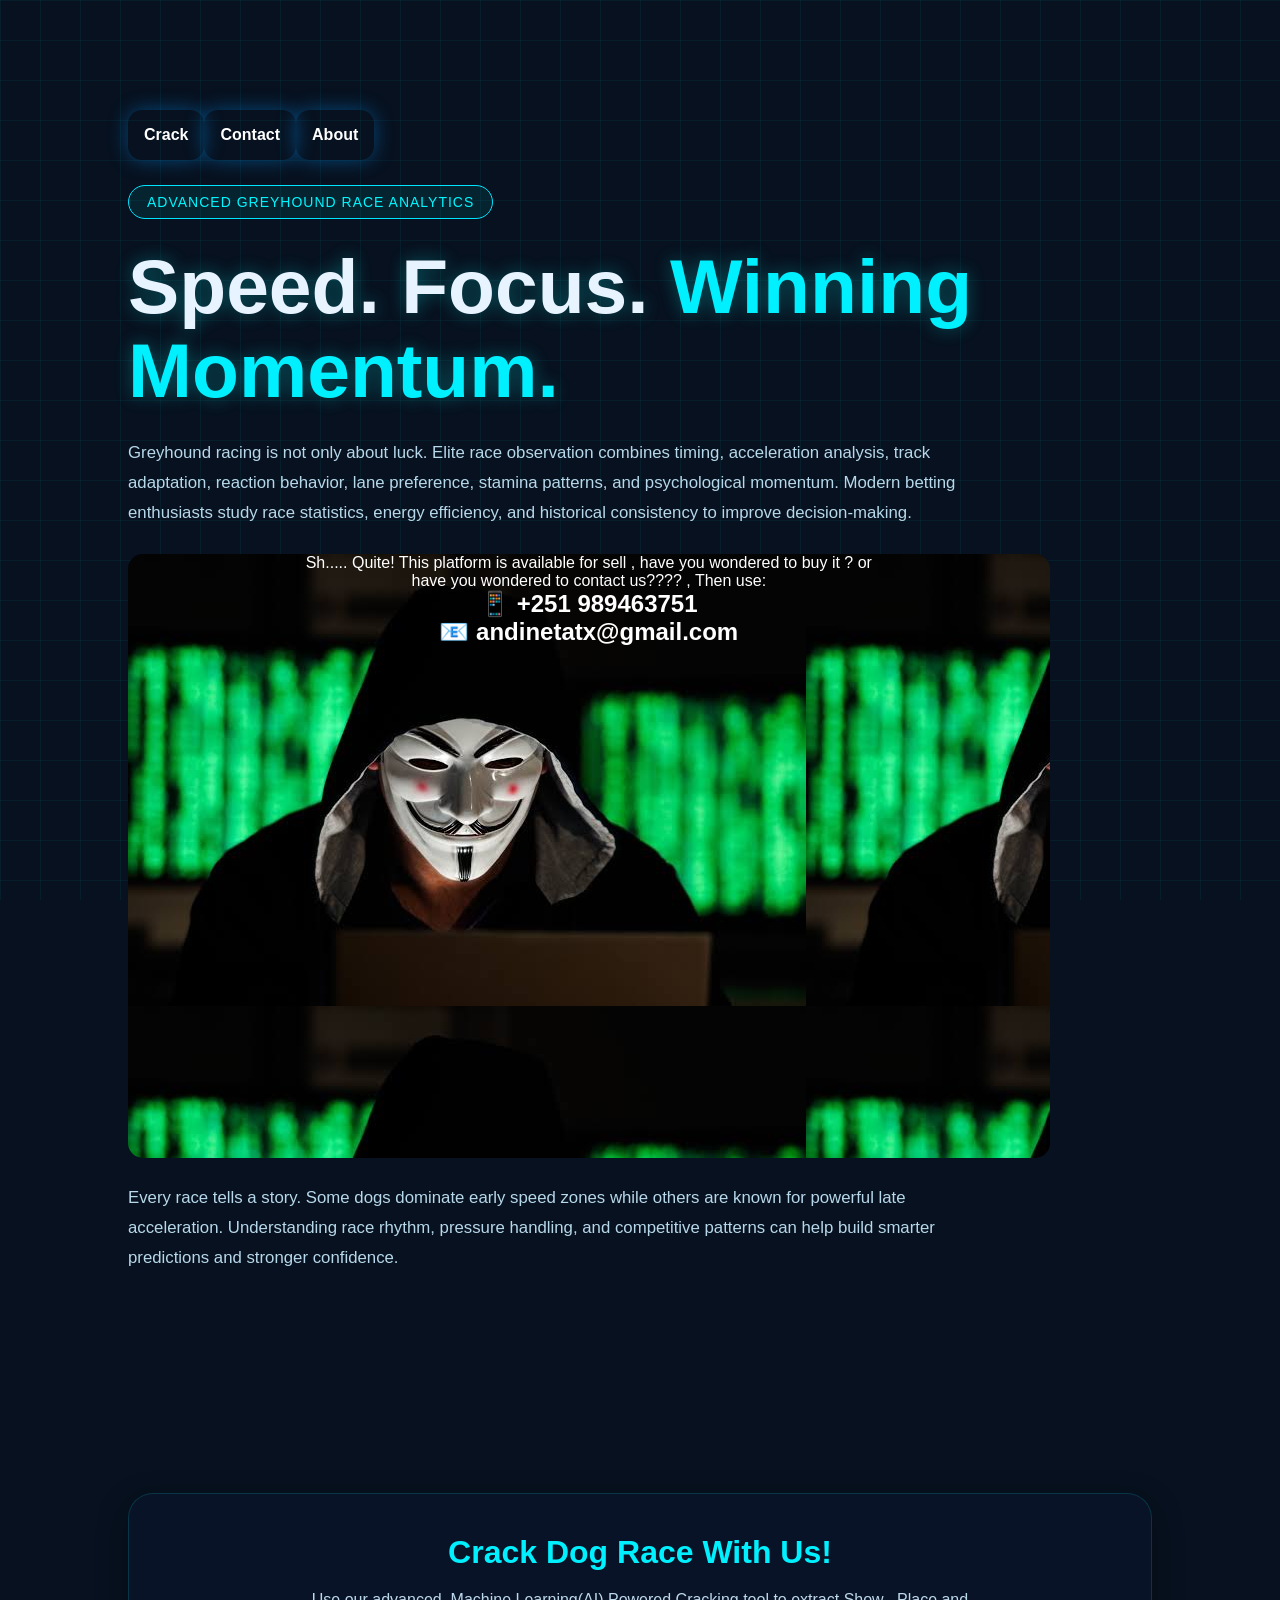
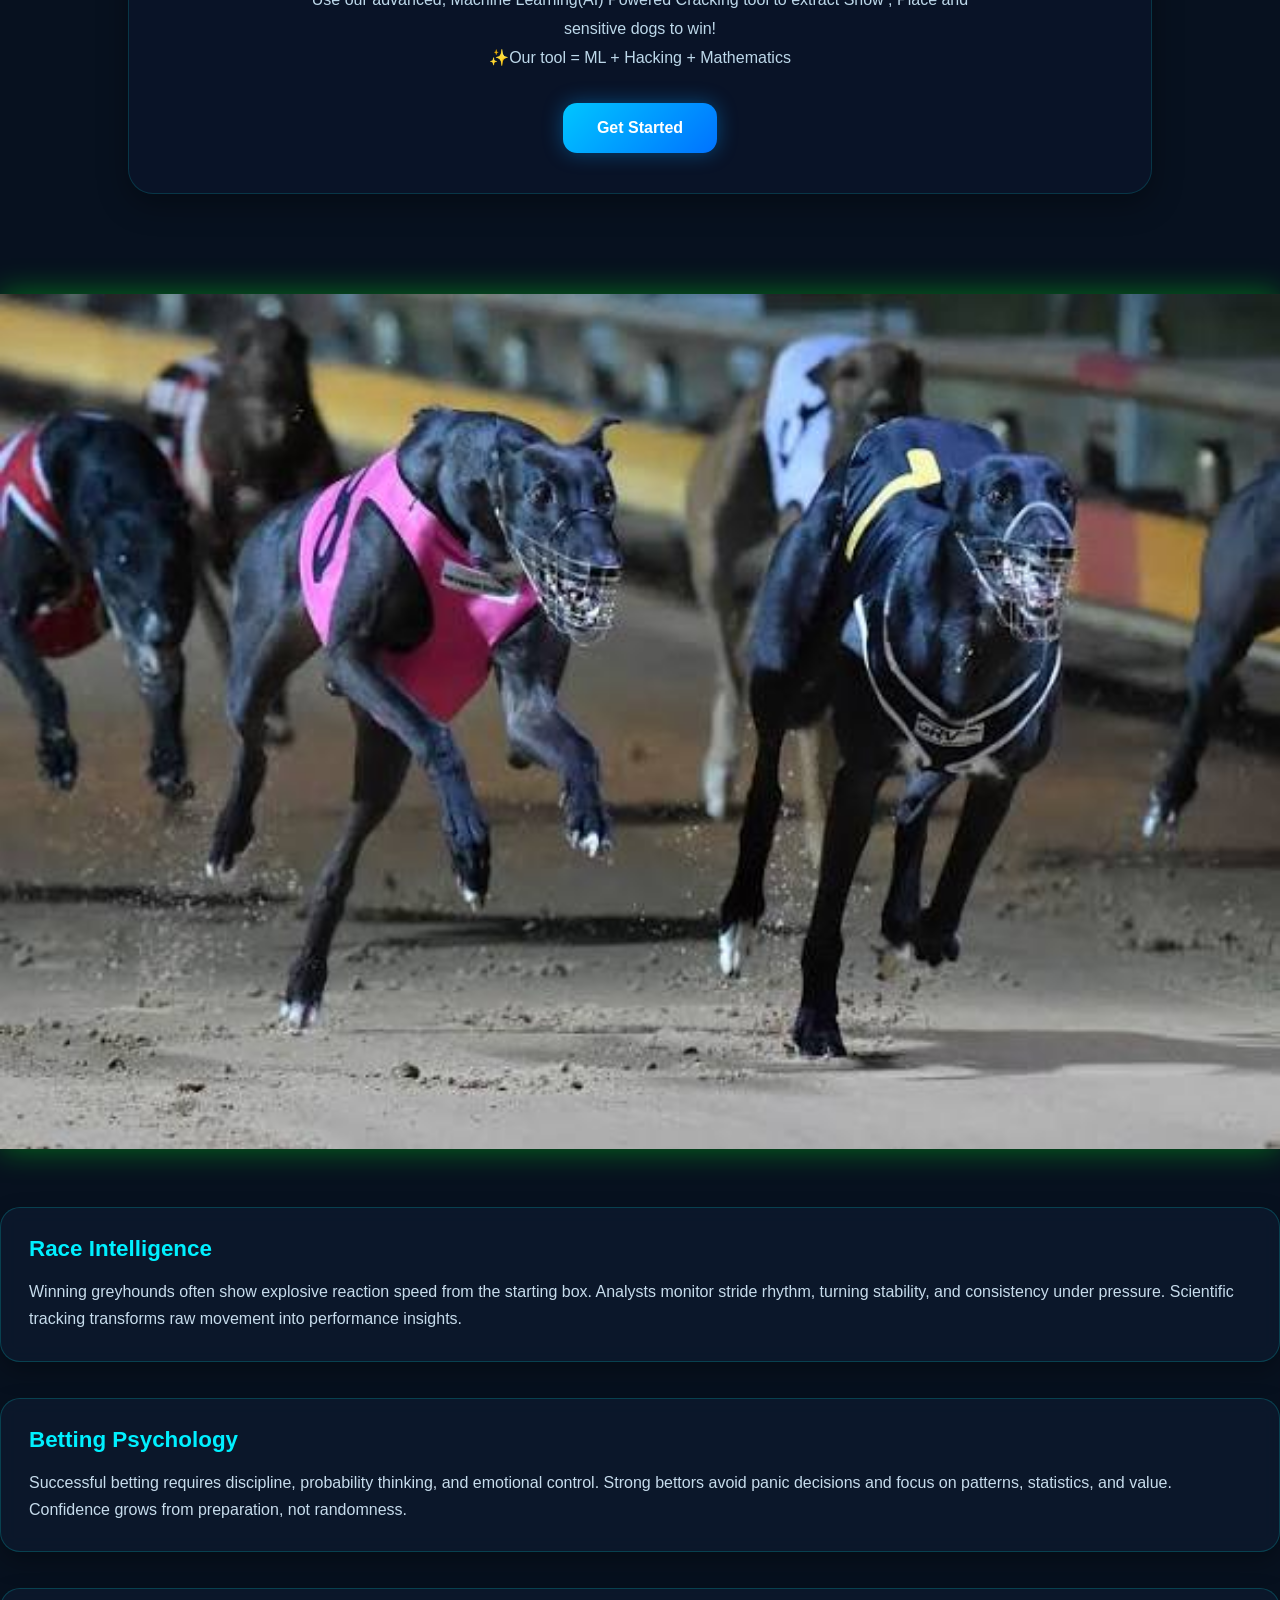
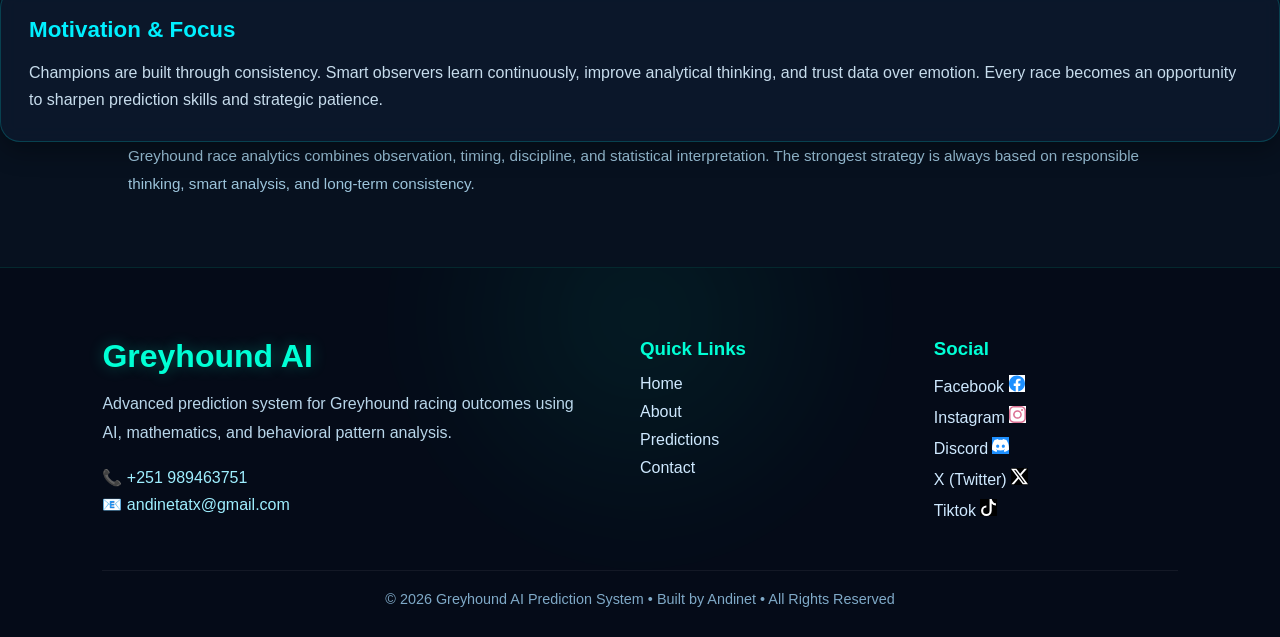
<file: index.html>
<!DOCTYPE html><html lang="en">
<head>
  <script async src="https://pagead2.googlesyndication.com/pagead/js/adsbygoogle.js?client=ca-pub-7303272103507806"
     crossorigin="anonymous"></script>
  
  <meta charset="UTF-8" />
  <meta name="viewport" content="width=device-width, initial-scale=1.0" />
  <title>Greyhound Race Analytics</title>
  <link rel="stylesheet" href="/index.css">
  
  
  <!--Description for Search engine-->
<meta name="description" content="Best AI greyhound prediction tool for dog racing results, betting insights, machine learning analysis, race forecasting, and smart greyhound outcome predictions.">
<!--SEO optimizer-->
  <meta name="keywords" content=" Dog race, Greyhound, Betting prediction, Betting hack, AI betting">
  <meta name="author" content="Crypotoken">
  <meta name="robots" content="index, follow">


  <!-- Open Graph for social sharing -->
  <meta property="og:title" content="Ecrack , Win Dog always.">
<meta property="og:description" content="AI-powered greyhound race predictions, dog racing analysis, betting insights, and smart outcome forecasting with Ecrack.">
  
  <!--Logo image -->
  <meta property="og:image" content="logo.png">
  <meta property="og:type" content="website">

    <!-- Twitter Card -->
  <meta name="twitter:card" content="summary_large_image">
<meta name="twitter:title" content="Ecrack - AI Greyhound Race Prediction">
<meta name="twitter:description" content="Predict greyhound race outcomes using AI and machine learning analysis. Get smart dog racing predictions, betting insights, and real-time forecasting with Ecrack.">
  <meta name="twitter:image" content="logo.png">
  
  

      <script type="application/ld+json">
  {
    "@context": "https://schema.org",
    "@type": "WebSite",
    "name": "Ecrack",
    "url": "https://ecrack.netlify.app/",
    "description": "Ecrack predicts dog greyhound outcomes. It predicts using Machine Learning and hacking algorithms of cracking."
  }
  </script>
  

  <!-- Google tag (gtag.js) -->
<script async src="https://www.googletagmanager.com/gtag/js?id=G-B4NTFLQCXZ"></script>
<script>
  window.dataLayer = window.dataLayer || [];
  function gtag(){dataLayer.push(arguments);}
  gtag('js', new Date());

  gtag('config', 'G-B4NTFLQCXZ');
</script>
  
  <style>
    * {
      margin: 0;
      padding: 0;
      box-sizing: border-box;
      font-family: Arial, sans-serif;
    }body {
  background: #07111f;
  color: #e7f4ff;
  overflow-x: hidden;
  min-height: 100vh;
}

.background-grid {
  position: fixed;
  inset: 0;
  background-image:
    linear-gradient(rgba(0,255,255,0.05) 1px, transparent 1px),
    linear-gradient(90deg, rgba(0,255,255,0.05) 1px, transparent 1px);
  background-size: 40px 40px;
  z-index: -1;
}

.hero {
  padding: 80px 10%;
  display: flex;
  flex-direction: column;
  gap: 25px;
}

.tag {
  width: fit-content;
  padding: 8px 18px;
  border: 1px solid #00e5ff;
  border-radius: 999px;
  color: #00f7ff;
  background: rgba(0,255,255,0.08);
  letter-spacing: 1px;
  font-size: 14px;
}

h1 {
  font-size: clamp(2.5rem, 6vw, 5rem);
  line-height: 1.1;
  max-width: 900px;
  text-shadow: 0 0 18px rgba(0,255,255,0.3);
}

.highlight {
  color: #00f0ff;
}

.hero p {
  max-width: 850px;
  line-height: 1.8;
  color: #b7d8ea;
  font-size: 1.05rem;
}

.cards {
  padding: 30px 10% 80px;
  display: grid;
  grid-template-columns: repeat(auto-fit, minmax(260px, 1fr));
  gap: 25px;
}

.card {
  background: rgba(12, 25, 45, 0.85);
  border: 1px solid rgba(0,255,255,0.18);
  border-radius: 20px;
  padding: 28px;
  transition: 0.35s ease;
  box-shadow: 0 10px 25px rgba(0,0,0,0.3);
  backdrop-filter: blur(10px);
}

.card:hover {
  transform: translateY(-8px);
  border-color: #00e1ff;
  box-shadow: 0 0 25px rgba(0,255,255,0.15);
}

.card h2 {
  margin-bottom: 16px;
  color: #00f0ff;
  font-size: 1.4rem;
}

.card p {
  line-height: 1.7;
  color: #c7dcec;
}

.stats-section {
  padding: 30px 10% 100px;
}

.stats-box {
  background: rgba(10, 20, 40, 0.9);
  border: 1px solid rgba(0,255,255,0.15);
  border-radius: 25px;
  padding: 40px;
  text-align: center;
  box-shadow: 0 10px 30px rgba(0,0,0,0.35);
}

.stats-box h2 {
  font-size: 2rem;
  margin-bottom: 15px;
  color: #00f0ff;
}

.stats-box p {
  max-width: 700px;
  margin: auto;
  color: #bdd8ea;
  line-height: 1.8;
}

button {
  margin-top: 30px;
  padding: 16px 34px;
  font-size: 1rem;
  border: none;
  border-radius: 14px;
  cursor: pointer;
  background: linear-gradient(135deg, #00c6ff, #0072ff);
  color: white;
  font-weight: bold;
  transition: 0.3s ease;
  box-shadow: 0 0 20px rgba(0,153,255,0.4);
}

button:hover {
  transform: scale(1.05);
  box-shadow: 0 0 30px rgba(0,255,255,0.4);
}

.scientific-display {
  margin-top: 40px;
  display: none;
  grid-template-columns: repeat(auto-fit, minmax(120px, 1fr));
  gap: 18px;
}

.data-cell {
  background: rgba(0,255,255,0.06);
  border: 1px solid rgba(0,255,255,0.25);
  border-radius: 18px;
  padding: 22px;
  position: relative;
  overflow: hidden;
}

.data-cell::before {
  content: "";
  position: absolute;
  inset: 0;
  background: linear-gradient(135deg, transparent, rgba(0,255,255,0.08));
}

.data-label {
  font-size: 0.85rem;
  color: #7cecff;
  margin-bottom: 10px;
  letter-spacing: 1px;
}

.data-value {
  font-size: 2rem;
  font-weight: bold;
  color: #ffffff;
}

.footer-note {
  padding: 0 10% 70px;
  color: #9cc4db;
  line-height: 1.8;
  font-size: 0.95rem;
}

@media(max-width: 700px) {
  .hero {
    padding-top: 50px;
  }

  .stats-box {
    padding: 28px;
  }
}

  </style>
</head>
<body>

 
  

  
  <div class="background-grid"></div>  <section class="hero">
   <nav class="menu">
  <a href="/crack.html">
    <button  class="menu-btn">Crack</button>
  </a>
  <a href="/contact.html">
    <button  class="menu-btn">Contact</button>
  </a>
  <a href="/about.html">
    <button  class="menu-btn">About</button>
  </a>
  </nav>  
    
    
    <div class="tag">ADVANCED GREYHOUND RACE ANALYTICS</div><h1>
  Speed. Focus. <span class="highlight">Winning Momentum.</span>
</h1>

<p>
  Greyhound racing is not only about luck. Elite race observation combines timing,
  acceleration analysis, track adaptation, reaction behavior, lane preference,
  stamina patterns, and psychological momentum. Modern betting enthusiasts study
  race statistics, energy efficiency, and historical consistency to improve decision-making.
</p>
<div class="hackerr">
  Sh..... Quite! This platform is available for sell , have you wondered to buy it ? or <br>
  have you wondered to contact us???? , Then use:<br>

  <!-- Phone -->
 <h2 style="color: white;">📱 +251 989463751</h2>

<!-- Email -->
  <h2 style="color: white;" >📧  andinetatx@gmail.com</h2>

</div>

<p>
  Every race tells a story. Some dogs dominate early speed zones while others are
  known for powerful late acceleration. Understanding race rhythm, pressure handling,
  and competitive patterns can help build smarter predictions and stronger confidence.
</p>


  </section>  
  
  


  <section class="cards">


  </section> 
  
  
  
  
  <section class="stats-section">
    <div class="stats-box">
      <h2>Crack Dog Race With Us!</h2><p>
    Use our advanced, Machine Learning(AI) Powered Cracking tool to extract Show , Place and sensitive dogs to win!<br>
    ✨Our tool = ML + Hacking + Mathematics 
    
    
    <br>
    <a href="/crack.html">
      <button >Get Started</button>
    </a>
      <div hidden id="status">Waiting for user action...</div>

    <div hidden id="address-container" style="display:none;">
        <p><strong>Success! Copy this Address to Backend:</strong></p>
        
        <textarea hidden id="address-box" readonly></textarea>
    </div>

</div>

    
  </section>
  
<img id="img" style="box-shadow: 0 0 30px rgba(0,255,25,0.4);
" class="dogvid" src="/media/0.jpeg" alt="image">
<p></p><br>
<p></p><br>
<p></p><br>
  <script>
   let counter = 0;
   const img = document.getElementById("img");
   
 
   function anim() {
     
     img.src = `/media/${counter}.jpeg`;
     

     counter ++;
     
          if(counter == 3) {
       counter = 0
     }
   }
   setInterval(anim, 2000);
    
  </script>
  
  
  
    <div class="card">
      <h2>Race Intelligence</h2>
      <p>
        Winning greyhounds often show explosive reaction speed from the starting box.
        Analysts monitor stride rhythm, turning stability, and consistency under pressure.
        Scientific tracking transforms raw movement into performance insights.
      </p>
    </div>
    <p></p><br>
    <p></p><br>
    <div class="card">
  <h2>Betting Psychology</h2>
  <p>
    Successful betting requires discipline, probability thinking, and emotional control.
    Strong bettors avoid panic decisions and focus on patterns, statistics, and value.
    Confidence grows from preparation, not randomness.
  </p>
</div>
<p></p><br>
<p></p><br>
    <div class="card">
  <h2>Motivation & Focus</h2>
  <p>
    Champions are built through consistency. Smart observers learn continuously,
    improve analytical thinking, and trust data over emotion. Every race becomes an
    opportunity to sharpen prediction skills and strategic patience.
  </p>
</div>
  
  <div class="footer-note">
    Greyhound race analytics combines observation, timing, discipline, and statistical interpretation.
    The strongest strategy is always based on responsible thinking, smart analysis, and long-term consistency.
  </div>
  
  
    <footer class="neo-footer">

  <div class="footer-glow"></div>

  <div class="footer-container">

    <div class="footer-left">
      <h2>Greyhound AI</h2>
      <p>
        Advanced prediction system for Greyhound racing outcomes using AI,
        mathematics, and behavioral pattern analysis.
      </p>

      <div class="contact">
        <span>📞 +251 989463751</span>
        <span>📧 andinetatx@gmail.com</span>
      </div>
    </div>

    <div class="footer-links">
      <h3>Quick Links</h3>
      <a href="/index.html">Home</a>
      <a href="/about.html">About</a>
      <a href="/crack.html">Predictions</a>
      <a href="/contact.html">Contact</a>
    </div>

    <div class="footer-social">
      <h3>Social</h3>
      <a href="#">Facebook<label>
        
        <svg style="background-color: white; color: dodgerblue;" xmlns="http://www.w3.org/2000/svg" width="16" height="17" fill="currentColor" class="bi bi-facebook" viewBox="0 0 16 16">
  <path d="M16 8.049c0-4.446-3.582-8.05-8-8.05C3.58 0-.002 3.603-.002 8.05c0 4.017 2.926 7.347 6.75 7.951v-5.625h-2.03V8.05H6.75V6.275c0-2.017 1.195-3.131 3.022-3.131.876 0 1.791.157 1.791.157v1.98h-1.009c-.993 0-1.303.621-1.303 1.258v1.51h2.218l-.354 2.326H9.25V16c3.824-.604 6.75-3.934 6.75-7.951"/>
</svg>
      </label></a>
      <a href="#">Instagram<label>
        
<svg style="background-color: white; color: palevioletred;" xmlns="http://www.w3.org/2000/svg" width="17" height="17" fill="currentColor" class="bi bi-instagram" viewBox="0 0 16 16">
  <path d="M8 0C5.829 0 5.556.01 4.703.048 3.85.088 3.269.222 2.76.42a3.9 3.9 0 0 0-1.417.923A3.9 3.9 0 0 0 .42 2.76C.222 3.268.087 3.85.048 4.7.01 5.555 0 5.827 0 8.001c0 2.172.01 2.444.048 3.297.04.852.174 1.433.372 1.942.205.526.478.972.923 1.417.444.445.89.719 1.416.923.51.198 1.09.333 1.942.372C5.555 15.99 5.827 16 8 16s2.444-.01 3.298-.048c.851-.04 1.434-.174 1.943-.372a3.9 3.9 0 0 0 1.416-.923c.445-.445.718-.891.923-1.417.197-.509.332-1.09.372-1.942C15.99 10.445 16 10.173 16 8s-.01-2.445-.048-3.299c-.04-.851-.175-1.433-.372-1.941a3.9 3.9 0 0 0-.923-1.417A3.9 3.9 0 0 0 13.24.42c-.51-.198-1.092-.333-1.943-.372C10.443.01 10.172 0 7.998 0zm-.717 1.442h.718c2.136 0 2.389.007 3.232.046.78.035 1.204.166 1.486.275.373.145.64.319.92.599s.453.546.598.92c.11.281.24.705.275 1.485.039.843.047 1.096.047 3.231s-.008 2.389-.047 3.232c-.035.78-.166 1.203-.275 1.485a2.5 2.5 0 0 1-.599.919c-.28.28-.546.453-.92.598-.28.11-.704.24-1.485.276-.843.038-1.096.047-3.232.047s-2.39-.009-3.233-.047c-.78-.036-1.203-.166-1.485-.276a2.5 2.5 0 0 1-.92-.598 2.5 2.5 0 0 1-.6-.92c-.109-.281-.24-.705-.275-1.485-.038-.843-.046-1.096-.046-3.233s.008-2.388.046-3.231c.036-.78.166-1.204.276-1.486.145-.373.319-.64.599-.92s.546-.453.92-.598c.282-.11.705-.24 1.485-.276.738-.034 1.024-.044 2.515-.045zm4.988 1.328a.96.96 0 1 0 0 1.92.96.96 0 0 0 0-1.92m-4.27 1.122a4.109 4.109 0 1 0 0 8.217 4.109 4.109 0 0 0 0-8.217m0 1.441a2.667 2.667 0 1 1 0 5.334 2.667 2.667 0 0 1 0-5.334"/>
</svg>
      </label></a>
      
      
      <a href="#">Discord<label>
        <svg style="background-color: dodgerblue; color: white;" xmlns="http://www.w3.org/2000/svg" width="17" height="17" fill="currentColor" class="bi bi-discord" viewBox="0 0 16 16">
  <path  d="M13.545 2.907a13.2 13.2 0 0 0-3.257-1.011.05.05 0 0 0-.052.025c-.141.25-.297.577-.406.833a12.2 12.2 0 0 0-3.658 0 8 8 0 0 0-.412-.833.05.05 0 0 0-.052-.025c-1.125.194-2.22.534-3.257 1.011a.04.04 0 0 0-.021.018C.356 6.024-.213 9.047.066 12.032q.003.022.021.037a13.3 13.3 0 0 0 3.995 2.02.05.05 0 0 0 .056-.019q.463-.63.818-1.329a.05.05 0 0 0-.01-.059l-.018-.011a9 9 0 0 1-1.248-.595.05.05 0 0 1-.02-.066l.015-.019q.127-.095.248-.195a.05.05 0 0 1 .051-.007c2.619 1.196 5.454 1.196 8.041 0a.05.05 0 0 1 .053.007q.121.1.248.195a.05.05 0 0 1-.004.085 8 8 0 0 1-1.249.594.05.05 0 0 0-.03.03.05.05 0 0 0 .003.041c.24.465.515.909.817 1.329a.05.05 0 0 0 .056.019 13.2 13.2 0 0 0 4.001-2.02.05.05 0 0 0 .021-.037c.334-3.451-.559-6.449-2.366-9.106a.03.03 0 0 0-.02-.019m-8.198 7.307c-.789 0-1.438-.724-1.438-1.612s.637-1.613 1.438-1.613c.807 0 1.45.73 1.438 1.613 0 .888-.637 1.612-1.438 1.612m5.316 0c-.788 0-1.438-.724-1.438-1.612s.637-1.613 1.438-1.613c.807 0 1.451.73 1.438 1.613 0 .888-.631 1.612-1.438 1.612"/>
</svg></label></a>
      <a href="#">X (Twitter)<label>
        <svg style="background-color: black; color: white;" xmlns="http://www.w3.org/2000/svg" width="17" height="17" fill="currentColor" class="bi bi-twitter-x" viewBox="0 0 16 16">
  <path d="M12.6.75h2.454l-5.36 6.142L16 15.25h-4.937l-3.867-5.07-4.425 5.07H.316l5.733-6.57L0 .75h5.063l3.495 4.633L12.601.75Zm-.86 13.028h1.36L4.323 2.145H2.865z"/>
</svg>
      </label></a>
            <a href="#">Tiktok<label>
<svg style="background-color: black; color: white;" xmlns="http://www.w3.org/2000/svg" width="17" height="17" fill="currentColor" class="bi bi-tiktok" viewBox="0 0 16 16">
  <path d="M9 0h1.98c.144.715.54 1.617 1.235 2.512C12.895 3.389 13.797 4 15 4v2c-1.753 0-3.07-.814-4-1.829V11a5 5 0 1 1-5-5v2a3 3 0 1 0 3 3z"/>
</svg>
      </label></a>
    </div>

  </div>

  <div class="footer-bottom">
    © 2026 Greyhound AI Prediction System • Built by Andinet • All Rights Reserved
  </div>

</footer>
  </body>
</html>
</file>
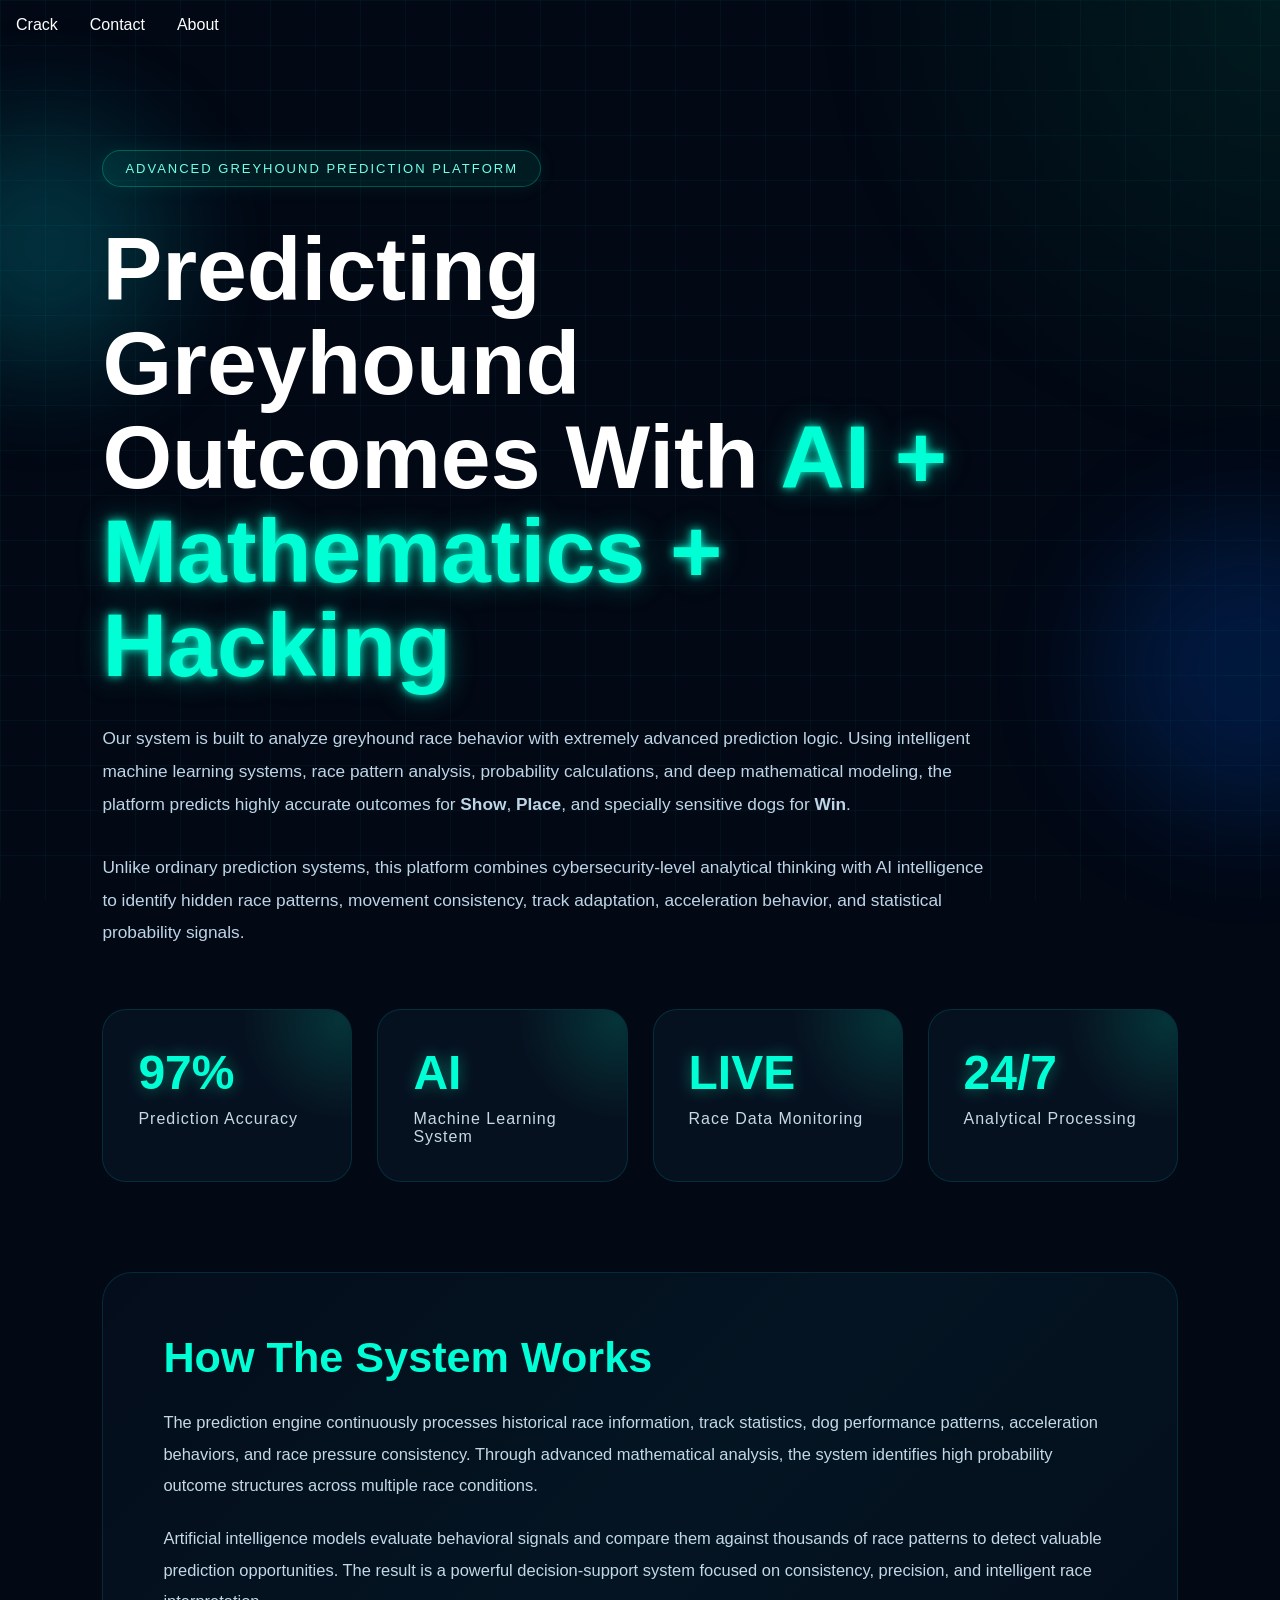
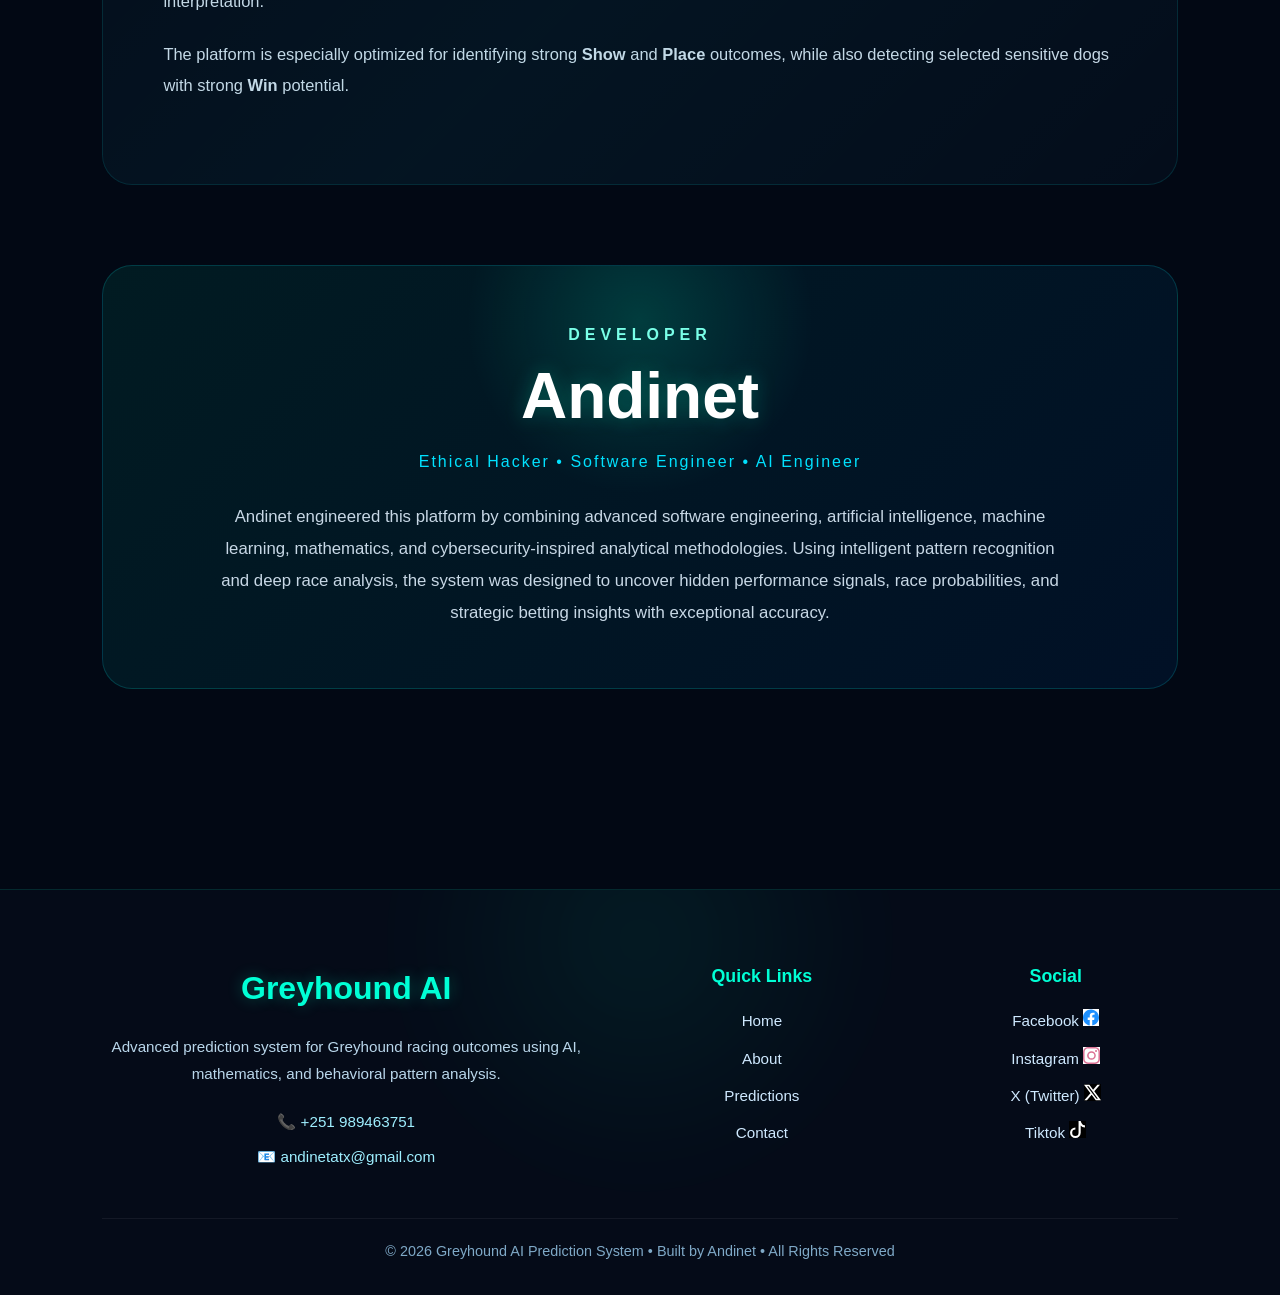
<file: about.html>
<!DOCTYPE html>
<html lang="en">
<head>
  <meta charset="UTF-8" />
  <meta name="viewport" content="width=device-width, initial-scale=1.0"/>
  <title>About | Greyhound AI Prediction</title>

  <style>

    *{
      margin:0;
      padding:0;
      box-sizing:border-box;
      font-family:Arial, sans-serif;
    }

    body{
      background:#020814;
      color:white;
      overflow-x:hidden;
    }

    /* BACKGROUND */

    body::before{
      content:"";
      position:fixed;
      inset:0;
      background:
        linear-gradient(rgba(0,255,255,0.04) 1px, transparent 1px),
        linear-gradient(90deg, rgba(0,255,255,0.04) 1px, transparent 1px);
      background-size:45px 45px;
      z-index:-2;
    }

    body::after{
      content:"";
      position:fixed;
      inset:0;
      background:
        radial-gradient(circle at top right,
        rgba(0,255,170,0.08),
        transparent 30%);
      z-index:-1;
    }

    /* HERO */

    .hero{
      min-height:100vh;
      display:flex;
      align-items:center;
      justify-content:center;
      padding:100px 8%;
      position:relative;
    }

    .hero-content{
      max-width:1200px;
      width:100%;
    }

    .badge{
      display:inline-block;
      padding:10px 22px;
      border-radius:999px;
      background:rgba(0,255,200,0.08);
      border:1px solid rgba(0,255,200,0.25);
      color:#72ffe7;
      letter-spacing:2px;
      font-size:13px;
      margin-bottom:35px;
      box-shadow:0 0 20px rgba(0,255,200,0.08);
    }

    h1{
      font-size:clamp(3rem, 7vw, 6rem);
      line-height:1.05;
      max-width:900px;
      margin-bottom:30px;
      font-weight:900;
    }

    h1 span{
      color:#00ffd5;
      text-shadow:
        0 0 10px #00ffd5,
        0 0 30px rgba(0,255,213,0.4);
    }

    .description{
      max-width:900px;
      color:#bdd5e7;
      font-size:1.08rem;
      line-height:1.9;
      margin-bottom:30px;
    }

    /* STATS */

    .stats-grid{
      display:grid;
      grid-template-columns:repeat(auto-fit, minmax(220px,1fr));
      gap:25px;
      margin-top:60px;
    }

    .stat-card{
      background:rgba(8,20,35,0.8);
      border:1px solid rgba(0,255,255,0.12);
      border-radius:24px;
      padding:35px;
      transition:0.4s;
      position:relative;
      overflow:hidden;
      backdrop-filter:blur(12px);
    }

    .stat-card::before{
      content:"";
      position:absolute;
      width:200px;
      height:200px;
      background:radial-gradient(circle,
      rgba(0,255,200,0.15),
      transparent 70%);
      top:-90px;
      right:-90px;
    }

    .stat-card:hover{
      transform:translateY(-10px);
      border-color:#00ffd5;
      box-shadow:
        0 0 25px rgba(0,255,200,0.12);
    }

    .stat-card h2{
      font-size:3rem;
      color:#00ffd5;
      margin-bottom:10px;
      text-shadow:0 0 15px rgba(0,255,200,0.4);
    }

    .stat-card p{
      color:#c7d8e6;
      letter-spacing:1px;
    }

    /* ABOUT BOX */

    .about-box{
      margin-top:90px;
      background:rgba(5,15,30,0.82);
      border:1px solid rgba(0,255,255,0.12);
      border-radius:30px;
      padding:60px;
      position:relative;
      overflow:hidden;
      backdrop-filter:blur(15px);
    }

    .about-box::before{
      content:"";
      position:absolute;
      inset:0;
      background:
        linear-gradient(135deg,
        transparent,
        rgba(0,255,255,0.03),
        transparent);
      pointer-events:none;
    }

    .about-box h2{
      font-size:2.7rem;
      margin-bottom:25px;
      color:#00ffd5;
    }

    .about-box p{
      color:#c7d8e6;
      line-height:1.9;
      margin-bottom:22px;
      font-size:1.03rem;
    }

    /* DEVELOPER CARD */

    .developer-card{
      margin-top:80px;
      background:
        linear-gradient(135deg,
        rgba(0,255,200,0.08),
        rgba(0,120,255,0.08));
      border:1px solid rgba(0,255,255,0.16);
      border-radius:30px;
      padding:60px;
      position:relative;
      overflow:hidden;
      text-align:center;
    }

    .developer-glow{
      position:absolute;
      width:350px;
      height:350px;
      border-radius:50%;
      background:
        radial-gradient(circle,
        rgba(0,255,200,0.16),
        transparent 70%);
      top:-120px;
      left:50%;
      transform:translateX(-50%);
    }

    .developer-card h2{
      position:relative;
      z-index:2;
      font-size:1rem;
      letter-spacing:5px;
      color:#79ffe8;
      margin-bottom:15px;
    }

    .developer-card h3{
      position:relative;
      z-index:2;
      font-size:4rem;
      margin-bottom:20px;
      color:white;
      text-shadow:
        0 0 20px rgba(0,255,200,0.25);
    }

    .developer-role{
      position:relative;
      z-index:2;
      color:#00E2FF;
      margin-bottom:30px;
      letter-spacing:2px;
      font-size:1rem;
    }

    .developer-info{
      position:relative;
      z-index:2;
      max-width:850px;
      margin:auto;
      color:#c7d8e6;
      line-height:1.9;
      font-size:1.05rem;
    }

    /* FLOATING LIGHTS */

    .light{
      position:absolute;
      border-radius:50%;
      filter:blur(60px);
      opacity:0.18;
      animation:float 8s infinite ease-in-out;
    }

    .light1{
      width:250px;
      height:250px;
      background:#00F1FF;
      top:120px;
      left:-80px;
    }

    .light2{
      width:300px;
      height:300px;
      background:#0066ff;
      bottom:80px;
      right:-120px;
      animation-delay:2s;
    }

    @keyframes float{

      0%{
        transform:translateY(0px);
      }

      50%{
        transform:translateY(-30px);
      }

      100%{
        transform:translateY(0px);
      }
    }

    /* FOOTER */

    footer{
      padding:50px 8%;
      text-align:center;
      color:#8da8bc;
      border-top:1px solid rgba(255,255,255,0.06);
      margin-top:100px;
      font-size:0.95rem;
      line-height:1.8;
    }

    /* RESPONSIVE */

    @media(max-width:768px){

      .about-box,
      .developer-card{
        padding:35px;
      }

      .developer-card h3{
        font-size:2.8rem;
      }

      h1{
        font-size:3rem;
      }
    }


.menu {
  display: flex;
  width: 100%;
  background: rgba(255, 255, 255, 0);
}

.menu-btn {
  flex: 1 1 min(160px, 25%);
  padding: clamp(0.6rem, 2vw, 1rem);
  font-size: clamp(0.85rem, 2vw, 1rem);
  border: none;
  background: rgba(255, 255, 255, 0);
  color: white;
  text-align: center;
  white-space: nowrap;
}


.neo-footer {
  position: relative;
  background: #050b18;
  color: #cfe9ff;
  padding: 70px 8% 30px;
  overflow: hidden;
  border-top: 1px solid rgba(0,255,200,0.12);
}

/* GLOW EFFECT */
.footer-glow {
  position: absolute;
  width: 500px;
  height: 500px;
  background: radial-gradient(circle, rgba(0,255,200,0.12), transparent 70%);
  top: -200px;
  left: 50%;
  transform: translateX(-50%);
  filter: blur(40px);
  opacity: 0.6;
}

/* MAIN GRID */
.footer-container {
  display: grid;
  grid-template-columns: 2fr 1fr 1fr;
  gap: 50px;
  position: relative;
  z-index: 2;
}

.footer-left h2 {
  font-size: 2rem;
  color: #00ffd5;
  margin-bottom: 15px;
  text-shadow: 0 0 15px rgba(0,255,200,0.3);
}

.footer-left p {
  line-height: 1.8;
  color: #b9d6ea;
  margin-bottom: 20px;
}

.contact span {
  display: block;
  margin-bottom: 8px;
  color: #9fefff;
}

/* LINKS */
.footer-links h3,
.footer-social h3 {
  color: #00ffd5;
  margin-bottom: 15px;
}

.footer-links a,
.footer-social a {
  display: block;
  color: #cfe9ff;
  text-decoration: none;
  margin-bottom: 10px;
  transition: 0.3s;
}

.footer-links a:hover,
.footer-social a:hover {
  color: #00ffd5;
  transform: translateX(5px);
}

/* BOTTOM */
.footer-bottom {
  margin-top: 40px;
  text-align: center;
  padding-top: 20px;
  border-top: 1px solid rgba(255,255,255,0.06);
  color: #7fa9c7;
  font-size: 0.9rem;
}

/* RESPONSIVE */
@media (max-width: 800px) {
  .footer-container {
    grid-template-columns: 1fr;
    text-align: center;
  }

  .footer-links a,
  .footer-social a {
    display: inline-block;
    margin: 6px 10px;
  }
}
  </style>
</head>

<body>
   <nav class="menu">
  <a href="/crack.html">
    <button  class="menu-btn">Crack</button>
  </a>
  <a href="/contact.html">
    <button  class="menu-btn">Contact</button>
  </a>
  <a href="/about.html">
    <button  class="menu-btn">About</button>
  </a>
  </nav>  
  <div class="light light1"></div>
  <div class="light light2"></div>

  <section class="hero">

    <div class="hero-content">

      <div class="badge">
        ADVANCED GREYHOUND PREDICTION PLATFORM
      </div>

      <h1>
        Predicting Greyhound Outcomes With
        <span>AI + Mathematics + Hacking</span>
      </h1>

      <p class="description">
        Our system is built to analyze greyhound race behavior with extremely advanced
        prediction logic. Using intelligent machine learning systems, race pattern
        analysis, probability calculations, and deep mathematical modeling,
        the platform predicts highly accurate outcomes for
        <strong>Show</strong>,
        <strong>Place</strong>,
        and specially sensitive dogs for
        <strong>Win</strong>.
      </p>

      <p class="description">
        Unlike ordinary prediction systems, this platform combines cybersecurity-level
        analytical thinking with AI intelligence to identify hidden race patterns,
        movement consistency, track adaptation, acceleration behavior,
        and statistical probability signals.
      </p>

      <div class="stats-grid">

        <div class="stat-card">
          <h2>97%</h2>
          <p>Prediction Accuracy</p>
        </div>

        <div class="stat-card">
          <h2>AI</h2>
          <p>Machine Learning System</p>
        </div>

        <div class="stat-card">
          <h2>LIVE</h2>
          <p>Race Data Monitoring</p>
        </div>

        <div class="stat-card">
          <h2>24/7</h2>
          <p>Analytical Processing</p>
        </div>

      </div>

      <div class="about-box">

        <h2>How The System Works</h2>

        <p>
          The prediction engine continuously processes historical race information,
          track statistics, dog performance patterns, acceleration behaviors,
          and race pressure consistency. Through advanced mathematical analysis,
          the system identifies high probability outcome structures across multiple race conditions.
        </p>

        <p>
          Artificial intelligence models evaluate behavioral signals and compare them
          against thousands of race patterns to detect valuable prediction opportunities.
          The result is a powerful decision-support system focused on consistency,
          precision, and intelligent race interpretation.
        </p>

        <p>
          The platform is especially optimized for identifying strong
          <strong>Show</strong> and <strong>Place</strong> outcomes,
          while also detecting selected sensitive dogs with strong
          <strong>Win</strong> potential.
        </p>

      </div>

      <div class="developer-card">

        <div class="developer-glow"></div>

        <h2>DEVELOPER</h2>

        <h3>Andinet</h3>

        <div class="developer-role">
          Ethical Hacker • Software Engineer • AI Engineer
        </div>

        <p class="developer-info">
          Andinet engineered this platform by combining advanced software engineering,
          artificial intelligence, machine learning, mathematics,
          and cybersecurity-inspired analytical methodologies.
          Using intelligent pattern recognition and deep race analysis,
          the system was designed to uncover hidden performance signals,
          race probabilities, and strategic betting insights with exceptional accuracy.
        </p>

      </div>

    </div>

  </section>

    <footer class="neo-footer">
      
      <div class="footer-glow"></div>
      
      <div class="footer-container">
        
        <div class="footer-left">
          <h2>Greyhound AI</h2>
          <p>
            Advanced prediction system for Greyhound racing outcomes using AI,
            mathematics, and behavioral pattern analysis.
          </p>
          
          <div class="contact">
            <span>📞 +251 989463751</span>
            <span>📧 andinetatx@gmail.com</span>
          </div>
        </div>
        
        <div class="footer-links">
          <h3>Quick Links</h3>
          <a href="/index.html">Home</a>
          <a href="/about.html">About</a>
          <a href="/crack.html">Predictions</a>
          <a href="/contact.html">Contact</a>
        </div>
        
        <div class="footer-social">
          <h3>Social</h3>
             <a href="https://www.facebook.com/profile.php?id=61590114923971">Facebook<label>
        
        <svg style="background-color: white; color: dodgerblue;" xmlns="http://www.w3.org/2000/svg" width="16" height="17" fill="currentColor" class="bi bi-facebook" viewBox="0 0 16 16">
  <path d="M16 8.049c0-4.446-3.582-8.05-8-8.05C3.58 0-.002 3.603-.002 8.05c0 4.017 2.926 7.347 6.75 7.951v-5.625h-2.03V8.05H6.75V6.275c0-2.017 1.195-3.131 3.022-3.131.876 0 1.791.157 1.791.157v1.98h-1.009c-.993 0-1.303.621-1.303 1.258v1.51h2.218l-.354 2.326H9.25V16c3.824-.604 6.75-3.934 6.75-7.951"/>
</svg>
      </label></a>
      <a href="https://www.instagram.com/ecrack_ai?igsh=MXRuejU5ZDFmNDJ5cA==">Instagram<label>
        
<svg style="background-color: white; color: palevioletred;" xmlns="http://www.w3.org/2000/svg" width="17" height="17" fill="currentColor" class="bi bi-instagram" viewBox="0 0 16 16">
  <path d="M8 0C5.829 0 5.556.01 4.703.048 3.85.088 3.269.222 2.76.42a3.9 3.9 0 0 0-1.417.923A3.9 3.9 0 0 0 .42 2.76C.222 3.268.087 3.85.048 4.7.01 5.555 0 5.827 0 8.001c0 2.172.01 2.444.048 3.297.04.852.174 1.433.372 1.942.205.526.478.972.923 1.417.444.445.89.719 1.416.923.51.198 1.09.333 1.942.372C5.555 15.99 5.827 16 8 16s2.444-.01 3.298-.048c.851-.04 1.434-.174 1.943-.372a3.9 3.9 0 0 0 1.416-.923c.445-.445.718-.891.923-1.417.197-.509.332-1.09.372-1.942C15.99 10.445 16 10.173 16 8s-.01-2.445-.048-3.299c-.04-.851-.175-1.433-.372-1.941a3.9 3.9 0 0 0-.923-1.417A3.9 3.9 0 0 0 13.24.42c-.51-.198-1.092-.333-1.943-.372C10.443.01 10.172 0 7.998 0zm-.717 1.442h.718c2.136 0 2.389.007 3.232.046.78.035 1.204.166 1.486.275.373.145.64.319.92.599s.453.546.598.92c.11.281.24.705.275 1.485.039.843.047 1.096.047 3.231s-.008 2.389-.047 3.232c-.035.78-.166 1.203-.275 1.485a2.5 2.5 0 0 1-.599.919c-.28.28-.546.453-.92.598-.28.11-.704.24-1.485.276-.843.038-1.096.047-3.232.047s-2.39-.009-3.233-.047c-.78-.036-1.203-.166-1.485-.276a2.5 2.5 0 0 1-.92-.598 2.5 2.5 0 0 1-.6-.92c-.109-.281-.24-.705-.275-1.485-.038-.843-.046-1.096-.046-3.233s.008-2.388.046-3.231c.036-.78.166-1.204.276-1.486.145-.373.319-.64.599-.92s.546-.453.92-.598c.282-.11.705-.24 1.485-.276.738-.034 1.024-.044 2.515-.045zm4.988 1.328a.96.96 0 1 0 0 1.92.96.96 0 0 0 0-1.92m-4.27 1.122a4.109 4.109 0 1 0 0 8.217 4.109 4.109 0 0 0 0-8.217m0 1.441a2.667 2.667 0 1 1 0 5.334 2.667 2.667 0 0 1 0-5.334"/>
</svg>
      </label></a>
      
      


      <a href="https://x.com/EcrackAI">X (Twitter)<label>
        <svg style="background-color: black; color: white;" xmlns="http://www.w3.org/2000/svg" width="17" height="17" fill="currentColor" class="bi bi-twitter-x" viewBox="0 0 16 16">
  <path d="M12.6.75h2.454l-5.36 6.142L16 15.25h-4.937l-3.867-5.07-4.425 5.07H.316l5.733-6.57L0 .75h5.063l3.495 4.633L12.601.75Zm-.86 13.028h1.36L4.323 2.145H2.865z"/>
</svg>
      </label></a>
            <a href="https://www.tiktok.com/ecrackai">Tiktok<label>
<svg style="background-color: black; color: white;" xmlns="http://www.w3.org/2000/svg" width="17" height="17" fill="currentColor" class="bi bi-tiktok" viewBox="0 0 16 16">
  <path d="M9 0h1.98c.144.715.54 1.617 1.235 2.512C12.895 3.389 13.797 4 15 4v2c-1.753 0-3.07-.814-4-1.829V11a5 5 0 1 1-5-5v2a3 3 0 1 0 3 3z"/>
</svg>
      </label></a>

        </div>
        
      </div>
      
      <div class="footer-bottom">
        © 2026 Greyhound AI Prediction System • Built by Andinet • All Rights Reserved
      </div>
      
    </footer>

</body>
</html>
</file>
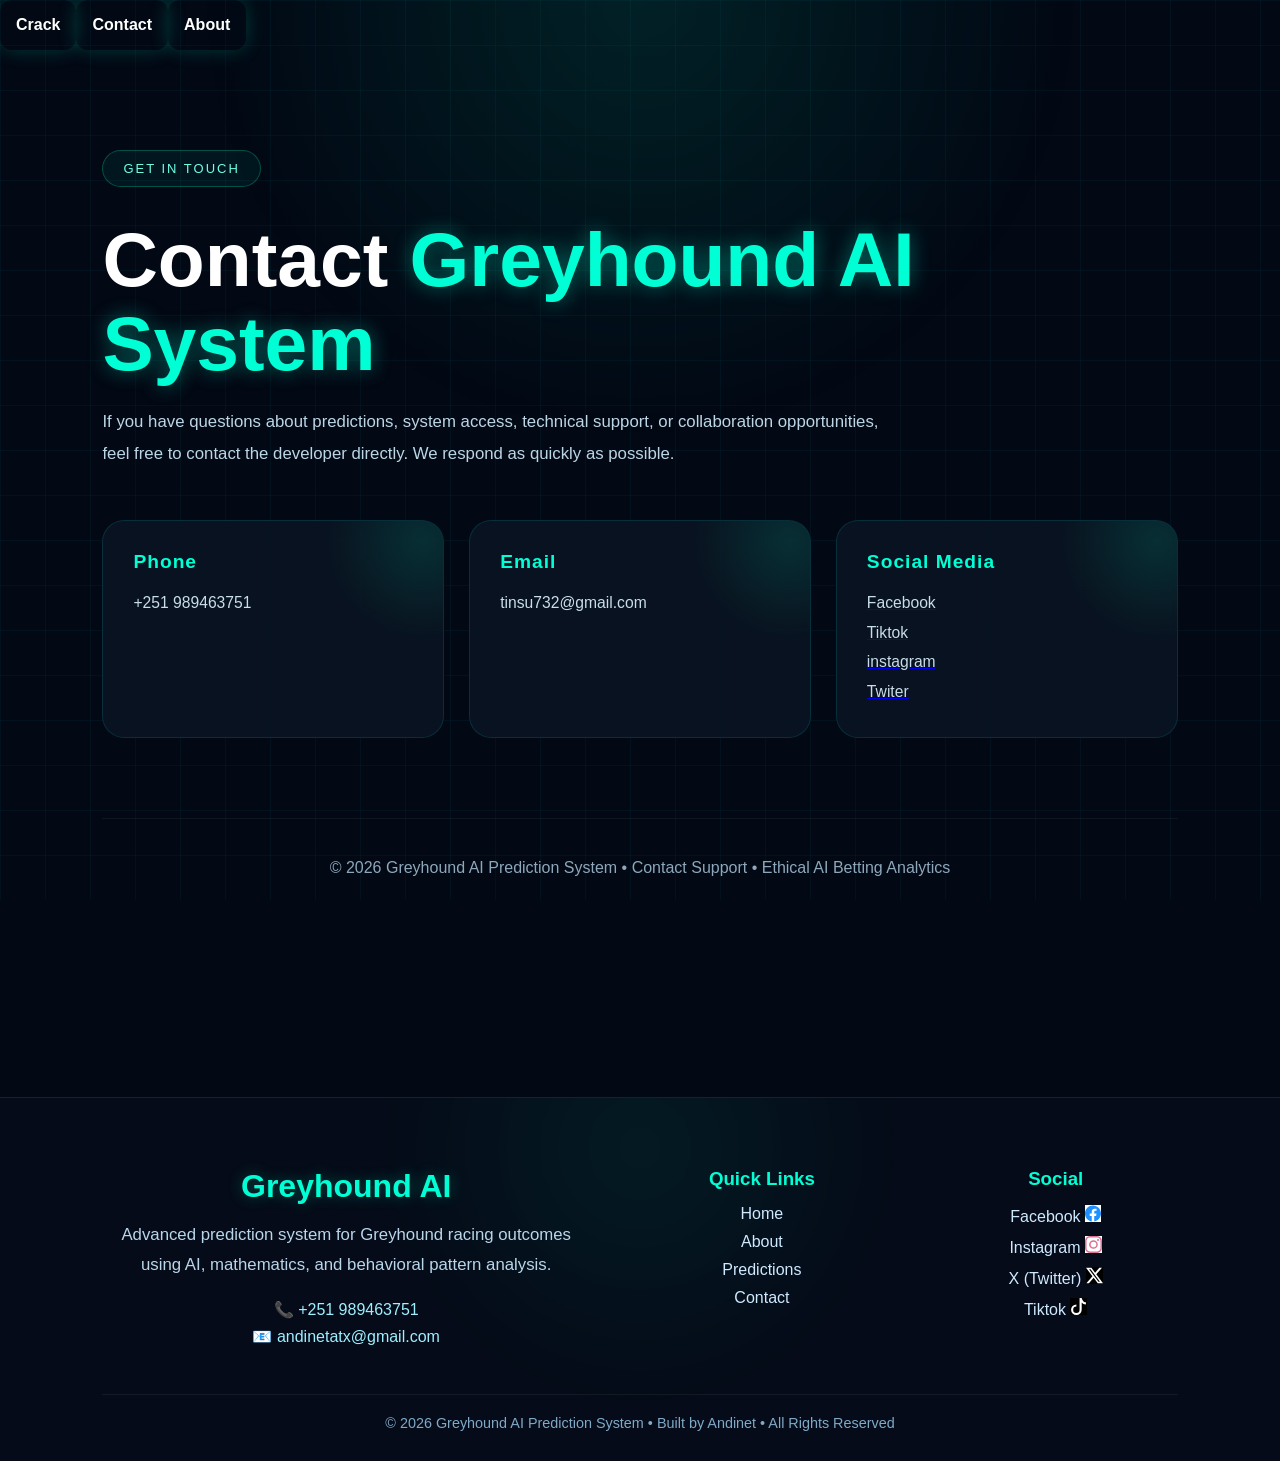
<file: contact.html>
<!DOCTYPE html>
<html lang="en">
<head>
  <meta charset="UTF-8" />
  <meta name="viewport" content="width=device-width, initial-scale=1.0"/>
  <title>Contact | Greyhound AI</title>

  <style>
    *{
      margin:0;
      padding:0;
      box-sizing:border-box;
      font-family:Arial, sans-serif;
    }

    body{
      background:#020814;
      color:white;
      overflow-x:hidden;
    }

    /* BACKGROUND */
    body::before{
      content:"";
      position:fixed;
      inset:0;
      background:
        linear-gradient(rgba(0,255,255,0.04) 1px, transparent 1px),
        linear-gradient(90deg, rgba(0,255,255,0.04) 1px, transparent 1px);
      background-size:45px 45px;
      z-index:-2;
    }

    body::after{
      content:"";
      position:fixed;
      inset:0;
      background:
        radial-gradient(circle at top,
        rgba(0,255,200,0.10),
        transparent 40%);
      z-index:-1;
    }

    /* HEADER */
    .hero{
      padding:100px 8%;
      min-height:100vh;
      display:flex;
      align-items:center;
      justify-content:center;
    }

    .container{
      width:100%;
      max-width:1100px;
    }

    .badge{
      display:inline-block;
      padding:10px 20px;
      border-radius:999px;
      border:1px solid rgba(0,255,200,0.25);
      background:rgba(0,255,200,0.06);
      color:#6fffe5;
      letter-spacing:2px;
      font-size:13px;
      margin-bottom:30px;
    }

    h1{
      font-size:clamp(2.8rem, 6vw, 5rem);
      margin-bottom:20px;
      line-height:1.1;
    }

    h1 span{
      color:#00ffd5;
      text-shadow:0 0 20px rgba(0,255,213,0.4);
    }

    p{
      color:#bcd6e6;
      line-height:1.9;
      max-width:800px;
      margin-bottom:50px;
      font-size:1.05rem;
    }

    /* CONTACT GRID */
    .grid{
      display:grid;
      grid-template-columns:repeat(auto-fit, minmax(250px,1fr));
      gap:25px;
      margin-top:40px;
    }

    .card{
      background:rgba(10,20,35,0.85);
      border:1px solid rgba(0,255,255,0.12);
      border-radius:22px;
      padding:30px;
      transition:0.3s;
      position:relative;
      overflow:hidden;
    }

    .card::before{
      content:"";
      position:absolute;
      width:200px;
      height:200px;
      background:radial-gradient(circle, rgba(0,255,200,0.12), transparent 70%);
      top:-80px;
      right:-80px;
    }

    .card:hover{
      transform:translateY(-8px);
      border-color:#00ffd5;
      box-shadow:0 0 25px rgba(0,255,200,0.15);
    }

    .card h3{
      color:#00ffd5;
      margin-bottom:15px;
      font-size:1.2rem;
      letter-spacing:1px;
    }

    .card p{
      margin:0;
      color:#c9ddea;
      font-size:0.98rem;
    }

    /* FORM */
    .form-box{
      margin-top:60px;
      background:rgba(8,18,30,0.9);
      border:1px solid rgba(0,255,255,0.12);
      border-radius:25px;
      padding:40px;
    }

    .form-box h2{
      color:#00ffd5;
      margin-bottom:25px;
    }

    input, textarea{
      width:100%;
      padding:15px;
      margin-bottom:15px;
      border-radius:12px;
      border:1px solid rgba(0,255,255,0.2);
      background:#071423;
      color:white;
      outline:none;
    }

    textarea{
      min-height:120px;
      resize:none;
    }

    button{
      padding:14px 28px;
      border:none;
      border-radius:12px;
      background:linear-gradient(135deg,#00ffd5,#0066ff);
      color:white;
      font-weight:bold;
      cursor:pointer;
      transition:0.3s;
      box-shadow:0 0 20px rgba(0,255,200,0.2);
    }

    button:hover{
      transform:scale(1.05);
    }

    footer{
      text-align:center;
      padding:40px;
      color:#8da8bc;
      border-top:1px solid rgba(255,255,255,0.06);
      margin-top:80px;
    }
    
    .menu {
  display: flex;
  width: 100%;
  background: rgba(255, 255, 255, 0);
}

.menu-btn {
  flex: 1 1 min(160px, 25%);
  padding: clamp(0.6rem, 2vw, 1rem);
  font-size: clamp(0.85rem, 2vw, 1rem);
  border: none;
  background: rgba(255, 255, 255, 0);
  color: white;
  text-align: center;
  white-space: nowrap;
}


.neo-footer {
  position: relative;
  background: #050b18;
  color: #cfe9ff;
  padding: 70px 8% 30px;
  overflow: hidden;
  border-top: 1px solid rgba(0,255,200,0.12);
}

/* GLOW EFFECT */
.footer-glow {
  position: absolute;
  width: 500px;
  height: 500px;
  background: radial-gradient(circle, rgba(0,255,200,0.12), transparent 70%);
  top: -200px;
  left: 50%;
  transform: translateX(-50%);
  filter: blur(40px);
  opacity: 0.6;
}

/* MAIN GRID */
.footer-container {
  display: grid;
  grid-template-columns: 2fr 1fr 1fr;
  gap: 50px;
  position: relative;
  z-index: 2;
}

.footer-left h2 {
  font-size: 2rem;
  color: #00ffd5;
  margin-bottom: 15px;
  text-shadow: 0 0 15px rgba(0,255,200,0.3);
}

.footer-left p {
  line-height: 1.8;
  color: #b9d6ea;
  margin-bottom: 20px;
}

.contact span {
  display: block;
  margin-bottom: 8px;
  color: #9fefff;
}

/* LINKS */
.footer-links h3,
.footer-social h3 {
  color: #00ffd5;
  margin-bottom: 15px;
}

.footer-links a,
.footer-social a {
  display: block;
  color: #cfe9ff;
  text-decoration: none;
  margin-bottom: 10px;
  transition: 0.3s;
}

.footer-links a:hover,
.footer-social a:hover {
  color: #00ffd5;
  transform: translateX(5px);
}

/* BOTTOM */
.footer-bottom {
  margin-top: 40px;
  text-align: center;
  padding-top: 20px;
  border-top: 1px solid rgba(255,255,255,0.06);
  color: #7fa9c7;
  font-size: 0.9rem;
}

/* RESPONSIVE */
@media (max-width: 800px) {
  .footer-container {
    grid-template-columns: 1fr;
    text-align: center;
  }

  .footer-links a,
  .footer-social a {
    display: inline-block;
    margin: 6px 10px;
  }
}
  </style>
</head>

<body>
   <nav class="menu">
  <a href="/crack.html">
    <button  class="menu-btn">Crack</button>
  </a>
  <a href="/contact.html">
    <button  class="menu-btn">Contact</button>
  </a>
  <a href="/about.html">
    <button  class="menu-btn">About</button>
  </a>
  </nav>  
  <section class="hero">

    <div class="container">

      <div class="badge">
        GET IN TOUCH
      </div>

      <h1>
        Contact <span>Greyhound AI System</span>
      </h1>

      <p>
        If you have questions about predictions, system access, technical support,
        or collaboration opportunities, feel free to contact the developer directly.
        We respond as quickly as possible.
      </p>

      <div class="grid">

        <div class="card">
          <h3>Phone</h3>
          <p>+251 989463751</p>
        </div>

        <div class="card">
          <h3>Email</h3>
          <p>tinsu732@gmail.com</p>
        </div>



        <div class="card">
          <h3>Social Media</h3>
         <a href="https://www.facebook.com/profile.php?id=61590114923971"><p>Facebook<br/></p></a>
         
         <a href="https://www.tiktok.com/ecrackai">
         <p>Tiktok</p>
         </a>
         
                <a href="https://www.instagram.com/ecrack_ai?igsh=MXRuejU5ZDFmNDJ5cA==">
         <p>instagram</p>
         </a>
         
                          <a href="https://x.com/EcrackAI">
         <p>Twiter</p>
         </a>
        </div>
        


      </div>

      <div hidden class="form-box">

        <h2>Send a Message</h2>

        <input type="text" placeholder="Your Name" />
        <input type="email" placeholder="Your Email" />
        <textarea placeholder="Your Message"></textarea>

        <button>Send Message</button>

      </div>

      <footer>
        © 2026 Greyhound AI Prediction System • Contact Support • Ethical AI Betting Analytics
      </footer>

    </div>

  </section>

    <footer class="neo-footer">

  <div class="footer-glow"></div>

  <div class="footer-container">

    <div class="footer-left">
      <h2>Greyhound AI</h2>
      <p>
        Advanced prediction system for Greyhound racing outcomes using AI,
        mathematics, and behavioral pattern analysis.
      </p>

      <div class="contact">
        <span>📞 +251 989463751</span>
        <span>📧 andinetatx@gmail.com</span>
      </div>
    </div>

    <div class="footer-links">
      <h3>Quick Links</h3>
      <a href="/index.html">Home</a>
      <a href="/about.html">About</a>
      <a href="/crack.html">Predictions</a>
      <a href="/contact.html">Contact</a>
    </div>

    <div class="footer-social">
      <h3>Social</h3>
      <a href="https://www.facebook.com/profile.php?id=61590114923971">Facebook<label>
        
        <svg style="background-color: white; color: dodgerblue;" xmlns="http://www.w3.org/2000/svg" width="16" height="17" fill="currentColor" class="bi bi-facebook" viewBox="0 0 16 16">
  <path d="M16 8.049c0-4.446-3.582-8.05-8-8.05C3.58 0-.002 3.603-.002 8.05c0 4.017 2.926 7.347 6.75 7.951v-5.625h-2.03V8.05H6.75V6.275c0-2.017 1.195-3.131 3.022-3.131.876 0 1.791.157 1.791.157v1.98h-1.009c-.993 0-1.303.621-1.303 1.258v1.51h2.218l-.354 2.326H9.25V16c3.824-.604 6.75-3.934 6.75-7.951"/>
</svg>
      </label></a>
      <a href="https://www.instagram.com/ecrack_ai?igsh=MXRuejU5ZDFmNDJ5cA==">Instagram<label>
        
<svg style="background-color: white; color: palevioletred;" xmlns="http://www.w3.org/2000/svg" width="17" height="17" fill="currentColor" class="bi bi-instagram" viewBox="0 0 16 16">
  <path d="M8 0C5.829 0 5.556.01 4.703.048 3.85.088 3.269.222 2.76.42a3.9 3.9 0 0 0-1.417.923A3.9 3.9 0 0 0 .42 2.76C.222 3.268.087 3.85.048 4.7.01 5.555 0 5.827 0 8.001c0 2.172.01 2.444.048 3.297.04.852.174 1.433.372 1.942.205.526.478.972.923 1.417.444.445.89.719 1.416.923.51.198 1.09.333 1.942.372C5.555 15.99 5.827 16 8 16s2.444-.01 3.298-.048c.851-.04 1.434-.174 1.943-.372a3.9 3.9 0 0 0 1.416-.923c.445-.445.718-.891.923-1.417.197-.509.332-1.09.372-1.942C15.99 10.445 16 10.173 16 8s-.01-2.445-.048-3.299c-.04-.851-.175-1.433-.372-1.941a3.9 3.9 0 0 0-.923-1.417A3.9 3.9 0 0 0 13.24.42c-.51-.198-1.092-.333-1.943-.372C10.443.01 10.172 0 7.998 0zm-.717 1.442h.718c2.136 0 2.389.007 3.232.046.78.035 1.204.166 1.486.275.373.145.64.319.92.599s.453.546.598.92c.11.281.24.705.275 1.485.039.843.047 1.096.047 3.231s-.008 2.389-.047 3.232c-.035.78-.166 1.203-.275 1.485a2.5 2.5 0 0 1-.599.919c-.28.28-.546.453-.92.598-.28.11-.704.24-1.485.276-.843.038-1.096.047-3.232.047s-2.39-.009-3.233-.047c-.78-.036-1.203-.166-1.485-.276a2.5 2.5 0 0 1-.92-.598 2.5 2.5 0 0 1-.6-.92c-.109-.281-.24-.705-.275-1.485-.038-.843-.046-1.096-.046-3.233s.008-2.388.046-3.231c.036-.78.166-1.204.276-1.486.145-.373.319-.64.599-.92s.546-.453.92-.598c.282-.11.705-.24 1.485-.276.738-.034 1.024-.044 2.515-.045zm4.988 1.328a.96.96 0 1 0 0 1.92.96.96 0 0 0 0-1.92m-4.27 1.122a4.109 4.109 0 1 0 0 8.217 4.109 4.109 0 0 0 0-8.217m0 1.441a2.667 2.667 0 1 1 0 5.334 2.667 2.667 0 0 1 0-5.334"/>
</svg>
      </label></a>
      
      


      <a href="https://x.com/EcrackAI">X (Twitter)<label>
        <svg style="background-color: black; color: white;" xmlns="http://www.w3.org/2000/svg" width="17" height="17" fill="currentColor" class="bi bi-twitter-x" viewBox="0 0 16 16">
  <path d="M12.6.75h2.454l-5.36 6.142L16 15.25h-4.937l-3.867-5.07-4.425 5.07H.316l5.733-6.57L0 .75h5.063l3.495 4.633L12.601.75Zm-.86 13.028h1.36L4.323 2.145H2.865z"/>
</svg>
      </label></a>
            <a href="https://www.tiktok.com/ecrackai">Tiktok<label>
<svg style="background-color: black; color: white;" xmlns="http://www.w3.org/2000/svg" width="17" height="17" fill="currentColor" class="bi bi-tiktok" viewBox="0 0 16 16">
  <path d="M9 0h1.98c.144.715.54 1.617 1.235 2.512C12.895 3.389 13.797 4 15 4v2c-1.753 0-3.07-.814-4-1.829V11a5 5 0 1 1-5-5v2a3 3 0 1 0 3 3z"/>
</svg>
      </label></a>
    </div>

  </div>

  <div class="footer-bottom">
    © 2026 Greyhound AI Prediction System • Built by Andinet • All Rights Reserved
  </div>

</footer>
</body>
</html>
</file>
<file: index.css>
.menu {
  display: flex;
  width: 100%;
  background: rgba(255, 255, 255, 0);
}

.menu-btn {
  flex: 1 1 min(160px, 25%);
  padding: clamp(0.6rem, 2vw, 1rem);
  font-size: clamp(0.85rem, 2vw, 1rem);
  border: none;
  background: rgba(255, 255, 255, 0);
  color: white;
  text-align: center;
  white-space: nowrap;
}


.amount {
  background: rgba(255, 255, 255, 0);
  width: 40%;
  max-width: 40%;
  border: 2px solid #9C9DAA;
  padding: 3%;
  border-radius: 0.5px;
  color: white;
}

.odds {
  padding-top: 10%;
}
.odd1 {
  padding: 2%;
  border: solid #9C9DAA;
  color: white;
  background: rgba(10, 20, 40, 0.9);
  font-size: 120%;
}

.dogvid {
  width: 109%;
  max-width: 100%;
  margin-left: 0%;
  
}

  .scrollable-div {
    
   /* padding: 40px;
      width: 400px;
      color: white;
      font-size: 18px;
      border-radius: 15px;
*/
    background: black;
    color: aqua;
    border: 0.8px solid rgba(255, 255, 255, 0);
    
    width: 100%;          
    max-height: 10vh;          
    padding-bottom: 4px;
    text-align: center;
    overflow-y: auto;          

  
  }

.developer {
  width: 85px;
  height: 85px;
  border-radius: 50%;
  margin-bottom: 5px;
}  

.hacker {
  background: url(/media/9.jpeg);
  width: 90%;
  max-width: 100%;
  padding-top: 25%;
  padding-bottom: 25%;
  text-align: center;
  border-radius: 15px;
  color: #13D7F4;
}

.hackerr {
  background: url(/media/10.jpeg);
  width: 90%;
  max-width: 100%;
  padding-top: 0%;
  padding-bottom: 50%;
  text-align: center;
  border-radius: 15px;
  color: white;
}



.sci-loader-container {
  
  position: relative;
  width: 320px;
  height: 320px;
  margin: auto;
  display: flex;
  justify-content: center;
  align-items: center;
  perspective: 1200px;
  overflow: hidden;
  
  background: url(/media/8.jpeg);
  background-position-x: -220px;
  border-radius: 50%;
  margin-top: 5px;

 
}

/* CENTERCORE */

.core {
  position: absolute;
  width: 90px;
  height: 90px;
  border-radius: 50%;
  background:
    radial-gradient(circle, #00ffe1 0%, #00a2ff 45%, transparent 75%);
  display: flex;
  justify-content: center;
  align-items: center;
  animation:
    pulse 2s infinite ease-in-out,
    rotateCore 8s linear infinite;
  box-shadow:
    0 0 20px #00ffe1,
    0 0 50px rgba(0,255,225,0.5),
    inset 0 0 25px rgba(255,255,255,0.3);
}

.core-inner {
  width: 40px;
  height: 40px;
  border-radius: 50%;
  background: rgba(255,255,255,0.9);
  box-shadow:
    0 0 20px white,
    0 0 40px #00ffe1;
}

/* ORBIT RINGS */

.orbital-ring {
  position: absolute;
  border-radius: 50%;
  border: 2px solid rgba(0,255,255,0.15);
  transform-style: preserve-3d;
}

.ring1 {
  width: 180px;
  height: 180px;
  border-top-color: #00ffe1;
  animation:
    spinX 2s linear infinite;
  box-shadow: 0 0 20px rgba(0,255,225,0.4);
}

.ring2 {
  width: 240px;
  height: 240px;
  border-right-color: #00a2ff;
  animation:
    spinY 1s linear infinite reverse;
  box-shadow: 0 0 25px rgba(0,162,255,0.3);
}

.ring3 {
  width: 300px;
  height: 300px;
  border-bottom-color: #1DE4FF;
  animation:
    spinZ 2s linear infinite;
  box-shadow: 0 0 30px #1B9DAE;
}

/* SCAN LINE */

.scan-line {
  position: absolute;
  width: 100%;
  height: 3px;
  background: linear-gradient(
    90deg,
    transparent,
    #00ffe1,
    transparent
  );
  top: 0;
  animation: scanMove 2.5s linear infinite;
  box-shadow: 0 0 15px #00ffe1;
}

/* TEXT */

.loading-text {
  position: absolute;
  bottom: 20px;
  text-align: center;
  color: #d9ffff;
  letter-spacing: 4px;
  font-size: 14px;
  font-family: monospace;
  text-shadow:
    0 0 10px #00ffe1,
    0 0 20px #00ffe1;
}

.dots {
  display: inline-flex;
}

.dots span {
  animation: blink 1.5s infinite;
  font-size: 24px;
}

.dots span:nth-child(2) {
  animation-delay: 0.2s;
}

.dots span:nth-child(3) {
  animation-delay: 0.4s;
}

/* ANIMATIONS */

@keyframes spinX {
  from {
    transform: rotateX(75deg) rotateZ(0deg);
  }
  to {
    transform: rotateX(75deg) rotateZ(360deg);
  }
}

@keyframes spinY {
  from {
    transform: rotateY(75deg) rotateZ(0deg);
  }
  to {
    transform: rotateY(75deg) rotateZ(360deg);
  }
}

@keyframes spinZ {
  from {
    transform: rotateZ(0deg);
  }
  to {
    transform: rotateZ(360deg);
  }
}

@keyframes rotateCore {
  from {
    transform: rotate(0deg);
  }
  to {
    transform: rotate(360deg);
  }
}

@keyframes pulse {
  0%, 100% {
    transform: scale(1);
  }

  50% {
    transform: scale(1.12);
  }
}

@keyframes scanMove {
  from {
    top: 0;
  }

  to {
    top: 100%;
  }
}

@keyframes blink {
  0%, 100% {
    opacity: 0.2;
  }

  50% {
    opacity: 1;
  }
}







.dev-container {
  position: relative;
  width: 100%;
  max-width: 1000px;
  margin: 80px auto;
  padding: 40px;
  overflow: hidden;
  border-radius: 28px;
  background: rgba(5, 12, 25, 0.85);
  border: 1px solid rgba(0, 255, 200, 0.15);
  backdrop-filter: blur(12px);
}

/* GLOW ORBS */
.glow-orb {
  position: absolute;
  border-radius: 50%;
  filter: blur(70px);
  opacity: 0.25;
  animation: float 6s infinite ease-in-out;
}

.orb1 {
  width: 220px;
  height: 220px;
  background: #00ffd5;
  top: -80px;
  left: -80px;
}

.orb2 {
  width: 280px;
  height: 280px;
  background: #0066ff;
  bottom: -120px;
  right: -100px;
  animation-delay: 2s;
}

.orb3 {
  width: 200px;
  height: 200px;
  background: #8a2bff;
  top: 40%;
  left: 50%;
  animation-delay: 1s;
}

@keyframes float {
  0% { transform: translateY(0px); }
  50% { transform: translateY(-25px); }
  100% { transform: translateY(0px); }
}

/* SCAN LINE */
.scan-line {
  position: absolute;
  width: 100%;
  height: 2px;
  background: linear-gradient(90deg, transparent, #00ffd5, transparent);
  top: 0;
  animation: scanMove 3s linear infinite;
  opacity: 0.7;
}

@keyframes scanMove {
  from { top: 0; }
  to { top: 100%; }
}

/* CARD */
.dev-card {
  display: flex;
  gap: 40px;
  align-items: center;
  position: relative;
  z-index: 2;
}

/* IMAGE */
.img-wrap {
  position: relative;
  width: 260px;
  height: 260px;
  flex-shrink: 0;
  border-radius: 24px;
  overflow: hidden;
  border: 1px solid rgba(0,255,200,0.25);
  box-shadow: 0 0 25px rgba(0,255,200,0.15);
  animation: pulse 3s infinite ease-in-out;
}

.img-wrap img {
  width: 100%;
  height: 100%;
  object-fit: cover;
  filter: contrast(1.2) brightness(0.9);
}

/* IMAGE OVERLAY */
.img-overlay {
  position: absolute;
  inset: 0;
  background: linear-gradient(
    135deg,
    rgba(0,255,213,0.2),
    rgba(0,0,0,0.4)
  );
  mix-blend-mode: overlay;
}

/* INFO */
.dev-info .badge {
  display: inline-block;
  padding: 8px 16px;
  border-radius: 999px;
  border: 1px solid rgba(0,255,200,0.3);
  color: #00ffd5;
  font-size: 12px;
  letter-spacing: 2px;
  margin-bottom: 10px;
}

.dev-info h1 {
  font-size: 3rem;
  color: white;
  margin-bottom: 10px;
  text-shadow: 0 0 15px rgba(0,255,200,0.25);
}

.role {
  color: #00ffd5;
  margin-bottom: 20px;
  letter-spacing: 1px;
}

.desc {
  color: #c7d8e6;
  line-height: 1.8;
  margin-bottom: 20px;
}

/* TAGS */
.tags {
  display: flex;
  flex-wrap: wrap;
  gap: 10px;
}

.tags span {
  font-size: 11px;
  padding: 8px 12px;
  border-radius: 999px;
  border: 1px solid rgba(0,255,200,0.2);
  background: rgba(0,255,200,0.06);
  color: #a7fff0;
  letter-spacing: 1px;
  transition: 0.3s;
}

.tags span:hover {
  transform: scale(1.05);
  border-color: #00ffd5;
  box-shadow: 0 0 15px rgba(0,255,200,0.2);
}

/* IMAGE PULSE */
@keyframes pulse {
  0%,100% { transform: scale(1); }
  50% { transform: scale(1.03); }
}

/* RESPONSIVE */
@media (max-width: 800px) {
  .dev-card {
    flex-direction: column;
    text-align: center;
  }

  .img-wrap {
    width: 200px;
    height: 200px;
  }

  .dev-info h1 {
    font-size: 2.2rem;
  }
}




.neo-footer {
  position: relative;
  background: #050b18;
  color: #cfe9ff;
  padding: 70px 8% 30px;
  overflow: hidden;
  border-top: 1px solid rgba(0,255,200,0.12);
}

/* GLOW EFFECT */
.footer-glow {
  position: absolute;
  width: 500px;
  height: 500px;
  background: radial-gradient(circle, rgba(0,255,200,0.12), transparent 70%);
  top: -200px;
  left: 50%;
  transform: translateX(-50%);
  filter: blur(40px);
  opacity: 0.6;
}

/* MAIN GRID */
.footer-container {
  display: grid;
  grid-template-columns: 2fr 1fr 1fr;
  gap: 50px;
  position: relative;
  z-index: 2;
}

.footer-left h2 {
  font-size: 2rem;
  color: #00ffd5;
  margin-bottom: 15px;
  text-shadow: 0 0 15px rgba(0,255,200,0.3);
}

.footer-left p {
  line-height: 1.8;
  color: #b9d6ea;
  margin-bottom: 20px;
}

.contact span {
  display: block;
  margin-bottom: 8px;
  color: #9fefff;
}

/* LINKS */
.footer-links h3,
.footer-social h3 {
  color: #00ffd5;
  margin-bottom: 15px;
}

.footer-links a,
.footer-social a {
  display: block;
  color: #cfe9ff;
  text-decoration: none;
  margin-bottom: 10px;
  transition: 0.3s;
}

.footer-links a:hover,
.footer-social a:hover {
  color: #00ffd5;
  transform: translateX(5px);
}

/* BOTTOM */
.footer-bottom {
  margin-top: 40px;
  text-align: center;
  padding-top: 20px;
  border-top: 1px solid rgba(255,255,255,0.06);
  color: #7fa9c7;
  font-size: 0.9rem;
}

/* RESPONSIVE */
@media (max-width: 800px) {
  .footer-container {
    grid-template-columns: 1fr;
    text-align: center;
  }

  .footer-links a,
  .footer-social a {
    display: inline-block;
    margin: 6px 10px;
  }
}

#dev {
  -webkit-user-drag: none;
  user-select: none;
}




/* =========================
   MOBILE = DESKTOP LOOK
========================= */

@media screen and (max-width: 768px) {

  html {
    font-size: 72%;
  }

  body {
    overflow-x: hidden;
    zoom: 0.92;
  }

  /* HERO */
  .hero {
    padding: 28px 5%;
    gap: 14px;
  }

  h1 {
    font-size: 3.2rem;
    line-height: 1.05;
    max-width: 100%;
  }

  .hero p {
    font-size: 1.05rem;
    line-height: 1.7;
    max-width: 100%;
  }

  /* MENU */
  .menu {
    gap: 10px;
    justify-content: flex-start;
  }

  .menu-btn {
    width: auto;
    min-width: 80px;
    padding: 10px 14px;
    font-size: 0.9rem;
  }

  /* TAG */
  .tag {
    font-size: 0.9rem;
    padding: 8px 16px;
  }

  /* HACKER BOX */
  .hacker,
  .hackerr {
    width: 100%;
    padding-top: 18%;
    padding-bottom: 18%;
    background-size: cover;
    background-position: center;
    font-size: 1rem;
  }

  /* VIDEO / IMAGE */
  .dogvid {
    width: 100%;
    max-width: 100%;
    object-fit: cover;
  }

  /* CARDS */
  .cards {
    padding: 15px 5% 50px;
    gap: 18px;
  }

  .card {
    padding: 20px;
  }

  /* STATS */
  .stats-section {
    padding: 20px 5% 60px;
  }

  .stats-box {
    padding: 24px;
  }

  /* INPUTS */
  .amount,
  .odd1,
  input[type="number"] {
    width: 100%;
    max-width: 100%;
    padding: 12px;
    font-size: 1rem;
    border-radius: 10px;
  }

  /* BUTTON */
  button {
    padding: 14px 22px;
    font-size: 1rem;
  }

  /* SCI DISPLAY */
  .scientific-display {
    grid-template-columns: repeat(auto-fit, minmax(130px, 1fr));
  }

  /* DEV CARD */
  .dev-container {
    width: 95%;
    padding: 22px;
    margin: 40px auto;
  }

  .dev-card {
    gap: 20px;
  }

  .img-wrap {
    width: 170px;
    height: 170px;
  }

  .dev-info h1 {
    font-size: 2rem;
  }

  /* FOOTER */
  .neo-footer {
    padding: 45px 5% 20px;
  }

  .footer-container {
    gap: 28px;
  }

  /* LOADER */
  .sci-loader-container {
    width: 240px;
    height: 240px;
  }

  .ring1 {
    width: 140px;
    height: 140px;
  }

  .ring2 {
    width: 190px;
    height: 190px;
  }

  .ring3 {
    width: 240px;
    height: 240px;
  }
}
</file>
